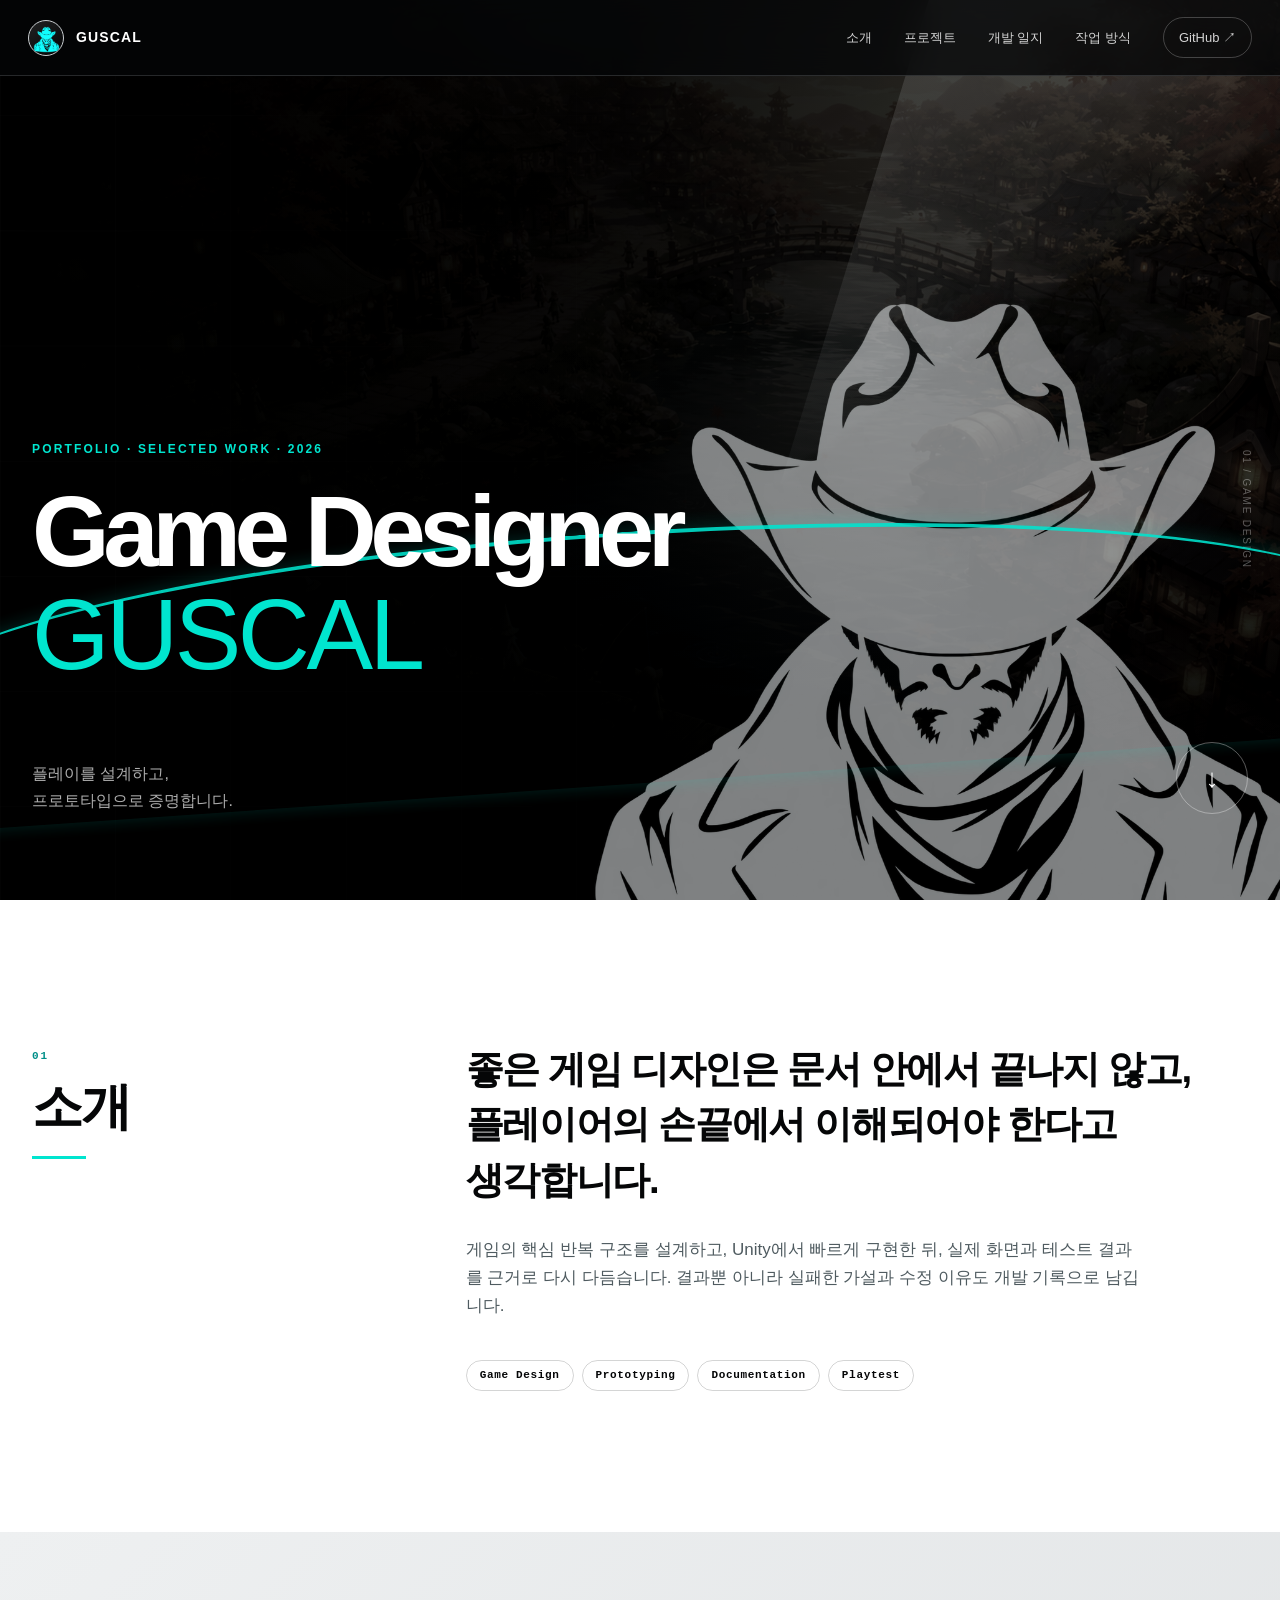
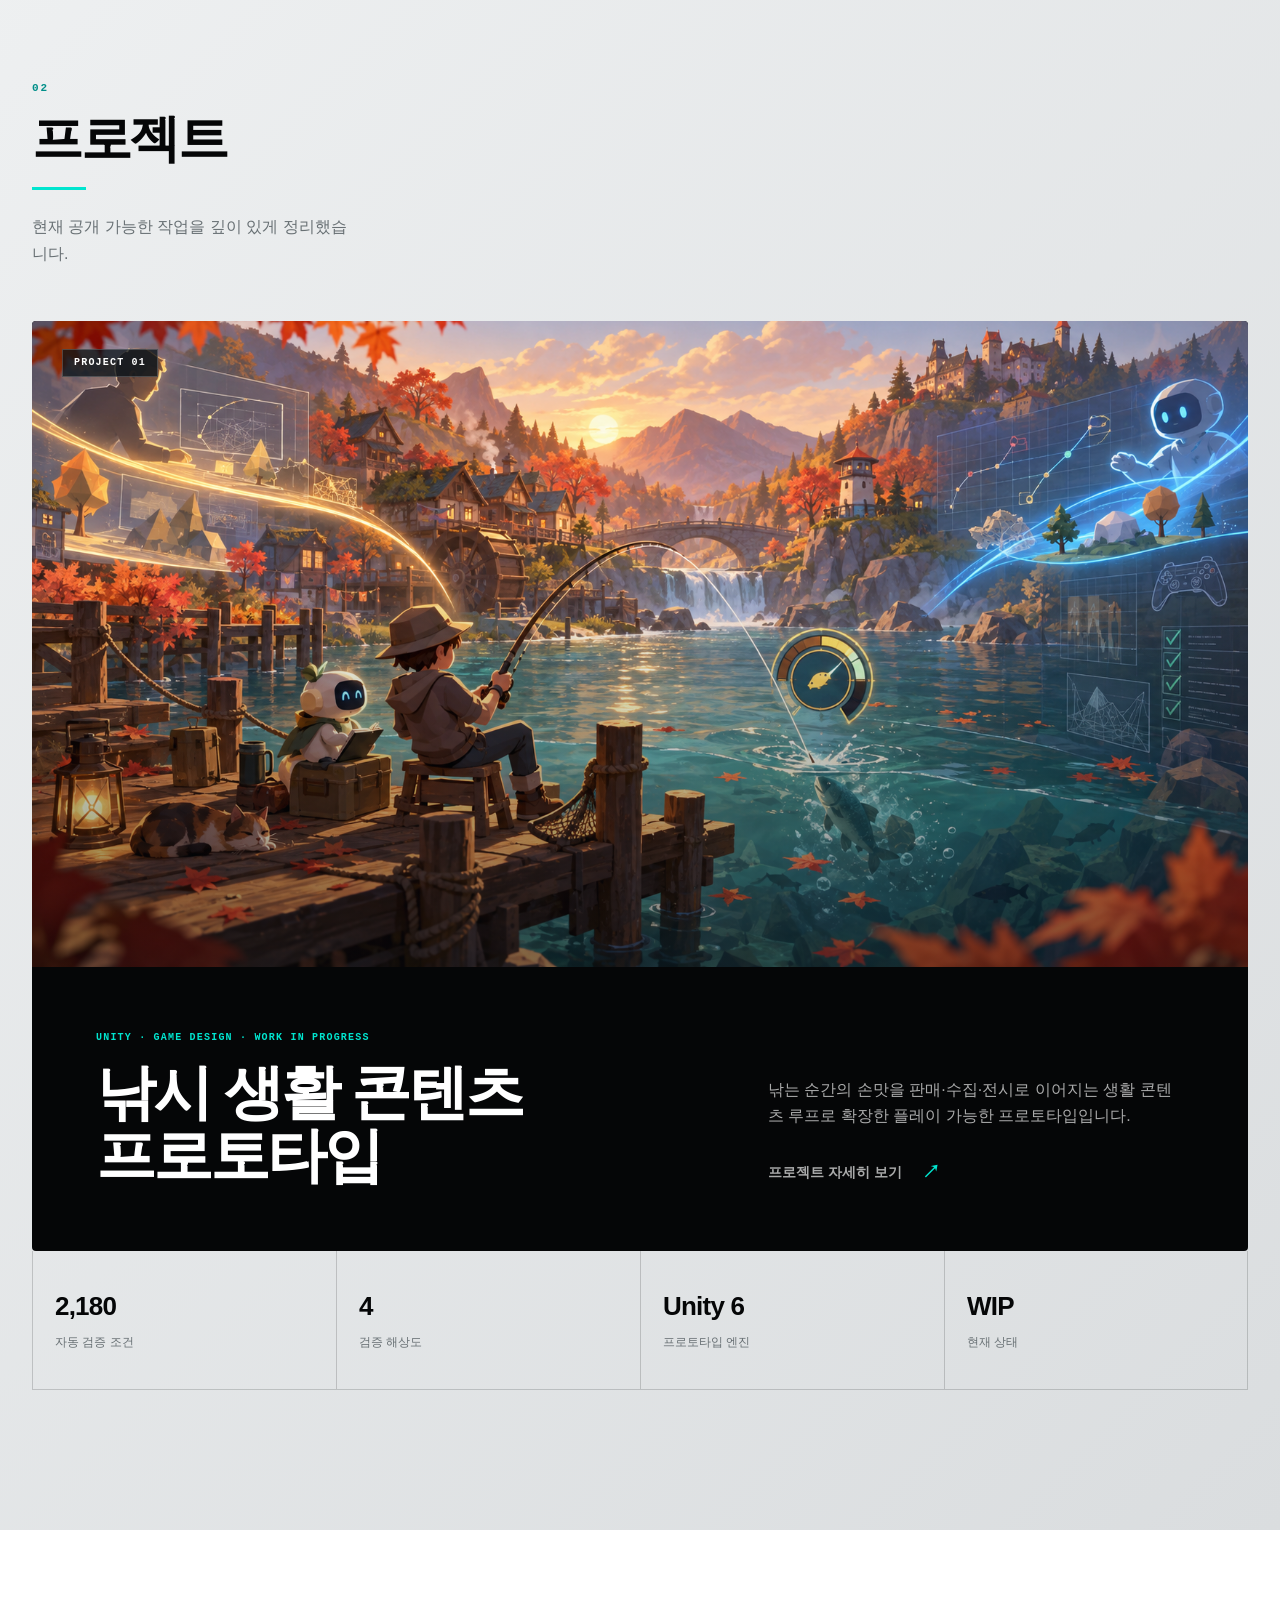
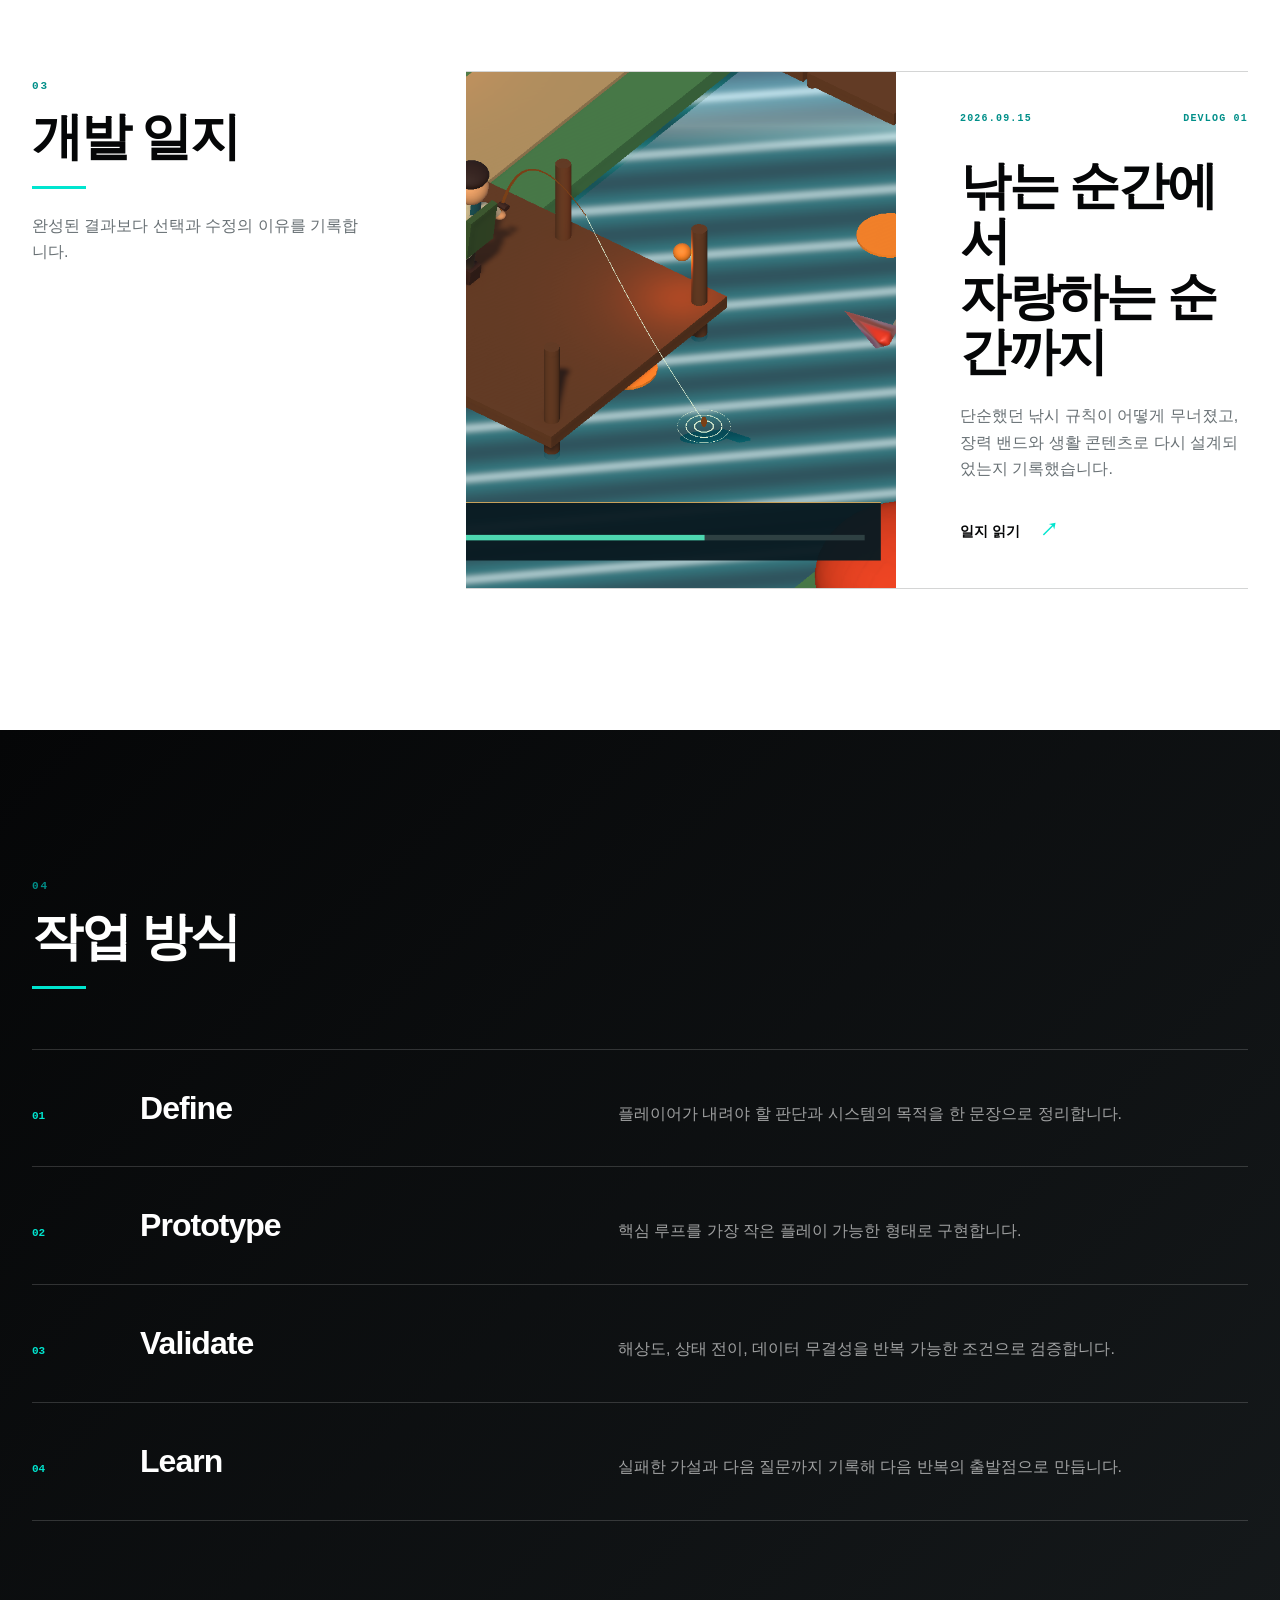
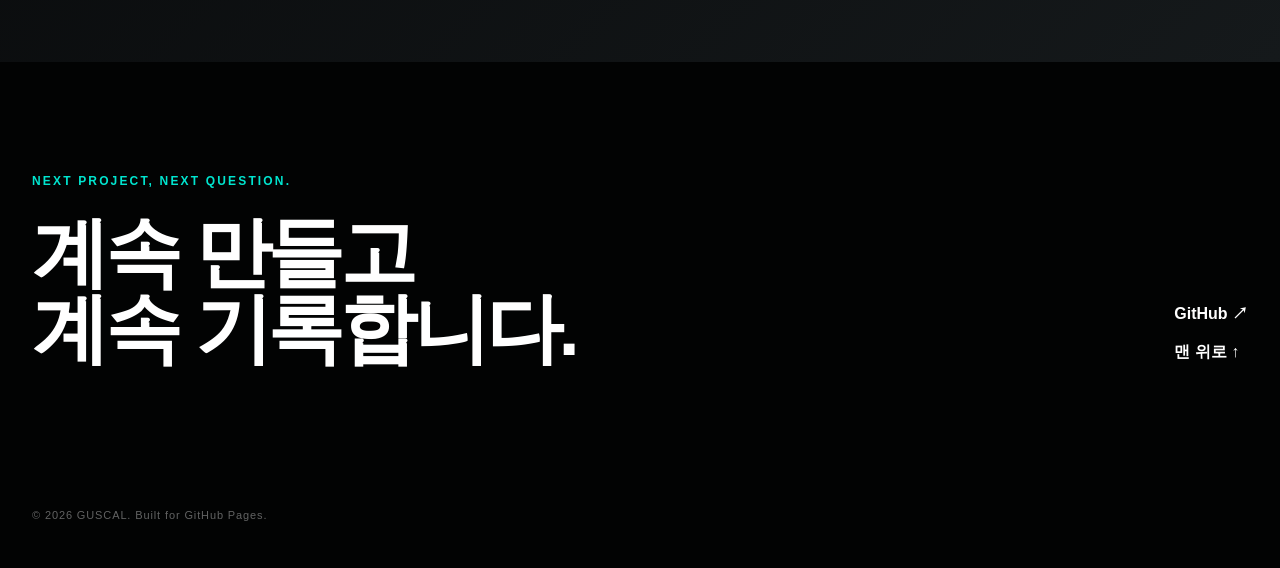
<file: portfolio/index.html>
<!doctype html>
<html lang="ko">
<head>
  <meta charset="utf-8">
  <meta name="viewport" content="width=device-width, initial-scale=1">
  <meta name="description" content="게임 디자인과 프로토타이핑 프로젝트를 기록하는 Guscal의 포트폴리오입니다.">
  <meta name="theme-color" content="#07131b">
  <title>Guscal — Game Design Portfolio</title>
  <link rel="stylesheet" href="./assets/css/styles.css">
  <script src="./assets/js/main.js" defer></script>
</head>
<body>
  <a class="skip-link" href="#main">본문으로 바로가기</a>
  <header class="site-header" data-header>
    <a class="brand" href="#top" aria-label="포트폴리오 홈">
      <span class="brand-mark" aria-hidden="true"><img src="./assets/images/cowboy-pictogram.png" alt=""></span>
      <span>GUSCAL</span>
    </a>
    <button class="menu-toggle" type="button" aria-label="메뉴 열기" aria-expanded="false" data-menu-toggle>
      <span></span><span></span>
    </button>
    <nav class="site-nav" aria-label="주요 메뉴" data-menu>
      <a href="#intro">소개</a>
      <a href="#projects">프로젝트</a>
      <a href="#devlog">개발 일지</a>
      <a href="#process">작업 방식</a>
      <a class="nav-cta" href="https://github.com/Hyun-woo-Kim">GitHub ↗</a>
    </nav>
  </header>

  <main id="main">
    <section class="hero" id="top" aria-labelledby="hero-title">
      <div class="hero-media" aria-hidden="true"></div>
      <div class="hero-grid" aria-hidden="true"></div>
      <div class="hero-silver" aria-hidden="true"></div>
      <div class="hero-flow" aria-hidden="true"></div>
      <img class="hero-pictogram" src="./assets/images/cowboy-pictogram.png" alt="" aria-hidden="true">
      <div class="hero-content wrap">
        <p class="eyebrow reveal">PORTFOLIO · SELECTED WORK · 2026</p>
        <h1 id="hero-title" class="reveal">
          <span class="hero-role">Game Designer</span><br>
          <em>Guscal</em>
        </h1>
        <div class="hero-bottom reveal">
          <p>플레이를 설계하고,<br>프로토타입으로 증명합니다.</p>
          <a class="round-link" href="#projects" aria-label="프로젝트 보기">↓</a>
        </div>
      </div>
      <div class="hero-index" aria-hidden="true">01 / GAME DESIGN</div>
    </section>

    <section class="section intro" id="intro">
      <div class="wrap section-grid">
        <header class="section-heading reveal">
          <span>01</span>
          <h2>소개</h2>
        </header>
        <div class="intro-copy reveal">
          <p class="lead">좋은 게임 디자인은 문서 안에서 끝나지 않고, 플레이어의 손끝에서 이해되어야 한다고 생각합니다.</p>
          <p>게임의 핵심 반복 구조를 설계하고, Unity에서 빠르게 구현한 뒤, 실제 화면과 테스트 결과를 근거로 다시 다듬습니다. 결과뿐 아니라 실패한 가설과 수정 이유도 개발 기록으로 남깁니다.</p>
          <div class="role-row" aria-label="주요 역량">
            <span>Game Design</span>
            <span>Prototyping</span>
            <span>Documentation</span>
            <span>Playtest</span>
          </div>
        </div>
      </div>
    </section>

    <section class="section projects-section" id="projects">
      <div class="wrap">
        <header class="section-heading reveal">
          <span>02</span>
          <h2>프로젝트</h2>
          <p>현재 공개 가능한 작업을 깊이 있게 정리했습니다.</p>
        </header>

        <a class="project-card reveal" href="./projects/fishing-life.html">
          <div class="project-image">
            <img src="./assets/images/project-fishing.png" alt="단풍나루 강가에서 낚시하는 캐릭터와 물고기">
            <span class="project-number">PROJECT 01</span>
          </div>
          <div class="project-body">
            <div>
              <p class="project-kicker">UNITY · GAME DESIGN · WORK IN PROGRESS</p>
              <h3>낚시 생활 콘텐츠<br>프로토타입</h3>
            </div>
            <div class="project-summary">
              <p>낚는 순간의 손맛을 판매·수집·전시로 이어지는 생활 콘텐츠 루프로 확장한 플레이 가능한 프로토타입입니다.</p>
              <span class="text-link">프로젝트 자세히 보기 <b>↗</b></span>
            </div>
          </div>
        </a>

        <div class="project-facts reveal" aria-label="프로젝트 핵심 지표">
          <div><strong>2,180</strong><span>자동 검증 조건</span></div>
          <div><strong>4</strong><span>검증 해상도</span></div>
          <div><strong>Unity 6</strong><span>프로토타입 엔진</span></div>
          <div><strong>WIP</strong><span>현재 상태</span></div>
        </div>
      </div>
    </section>

    <section class="section devlog-section" id="devlog">
      <div class="wrap section-grid">
        <header class="section-heading reveal">
          <span>03</span>
          <h2>개발 일지</h2>
          <p>완성된 결과보다 선택과 수정의 이유를 기록합니다.</p>
        </header>
        <article class="journal-card reveal">
          <a class="journal-image" href="./devlog/fishing-01.html">
            <img src="./assets/images/gameplay-safe.png" alt="낚시 프로토타입의 장력 조절 플레이 화면">
          </a>
          <div class="journal-content">
            <div class="journal-meta"><time datetime="2026-09-15">2026.09.15</time><span>DEVLOG 01</span></div>
            <h3><a href="./devlog/fishing-01.html">낚는 순간에서<br>자랑하는 순간까지</a></h3>
            <p>단순했던 낚시 규칙이 어떻게 무너졌고, 장력 밴드와 생활 콘텐츠로 다시 설계되었는지 기록했습니다.</p>
            <a class="text-link" href="./devlog/fishing-01.html">일지 읽기 <b>↗</b></a>
          </div>
        </article>
      </div>
    </section>

    <section class="section process-section" id="process">
      <div class="wrap">
        <header class="section-heading reveal">
          <span>04</span>
          <h2>작업 방식</h2>
        </header>
        <ol class="process-list">
          <li class="reveal"><span>01</span><h3>Define</h3><p>플레이어가 내려야 할 판단과 시스템의 목적을 한 문장으로 정리합니다.</p></li>
          <li class="reveal"><span>02</span><h3>Prototype</h3><p>핵심 루프를 가장 작은 플레이 가능한 형태로 구현합니다.</p></li>
          <li class="reveal"><span>03</span><h3>Validate</h3><p>해상도, 상태 전이, 데이터 무결성을 반복 가능한 조건으로 검증합니다.</p></li>
          <li class="reveal"><span>04</span><h3>Learn</h3><p>실패한 가설과 다음 질문까지 기록해 다음 반복의 출발점으로 만듭니다.</p></li>
        </ol>
      </div>
    </section>
  </main>

  <footer class="site-footer">
    <div class="wrap footer-grid">
      <div>
        <p class="eyebrow">NEXT PROJECT, NEXT QUESTION.</p>
        <h2>계속 만들고<br>계속 기록합니다.</h2>
      </div>
      <div class="footer-links">
        <a href="https://github.com/Hyun-woo-Kim">GitHub ↗</a>
        <a href="#top">맨 위로 ↑</a>
      </div>
      <small>© <span data-year></span> GUSCAL. Built for GitHub Pages.</small>
    </div>
  </footer>
</body>
</html>
</file>
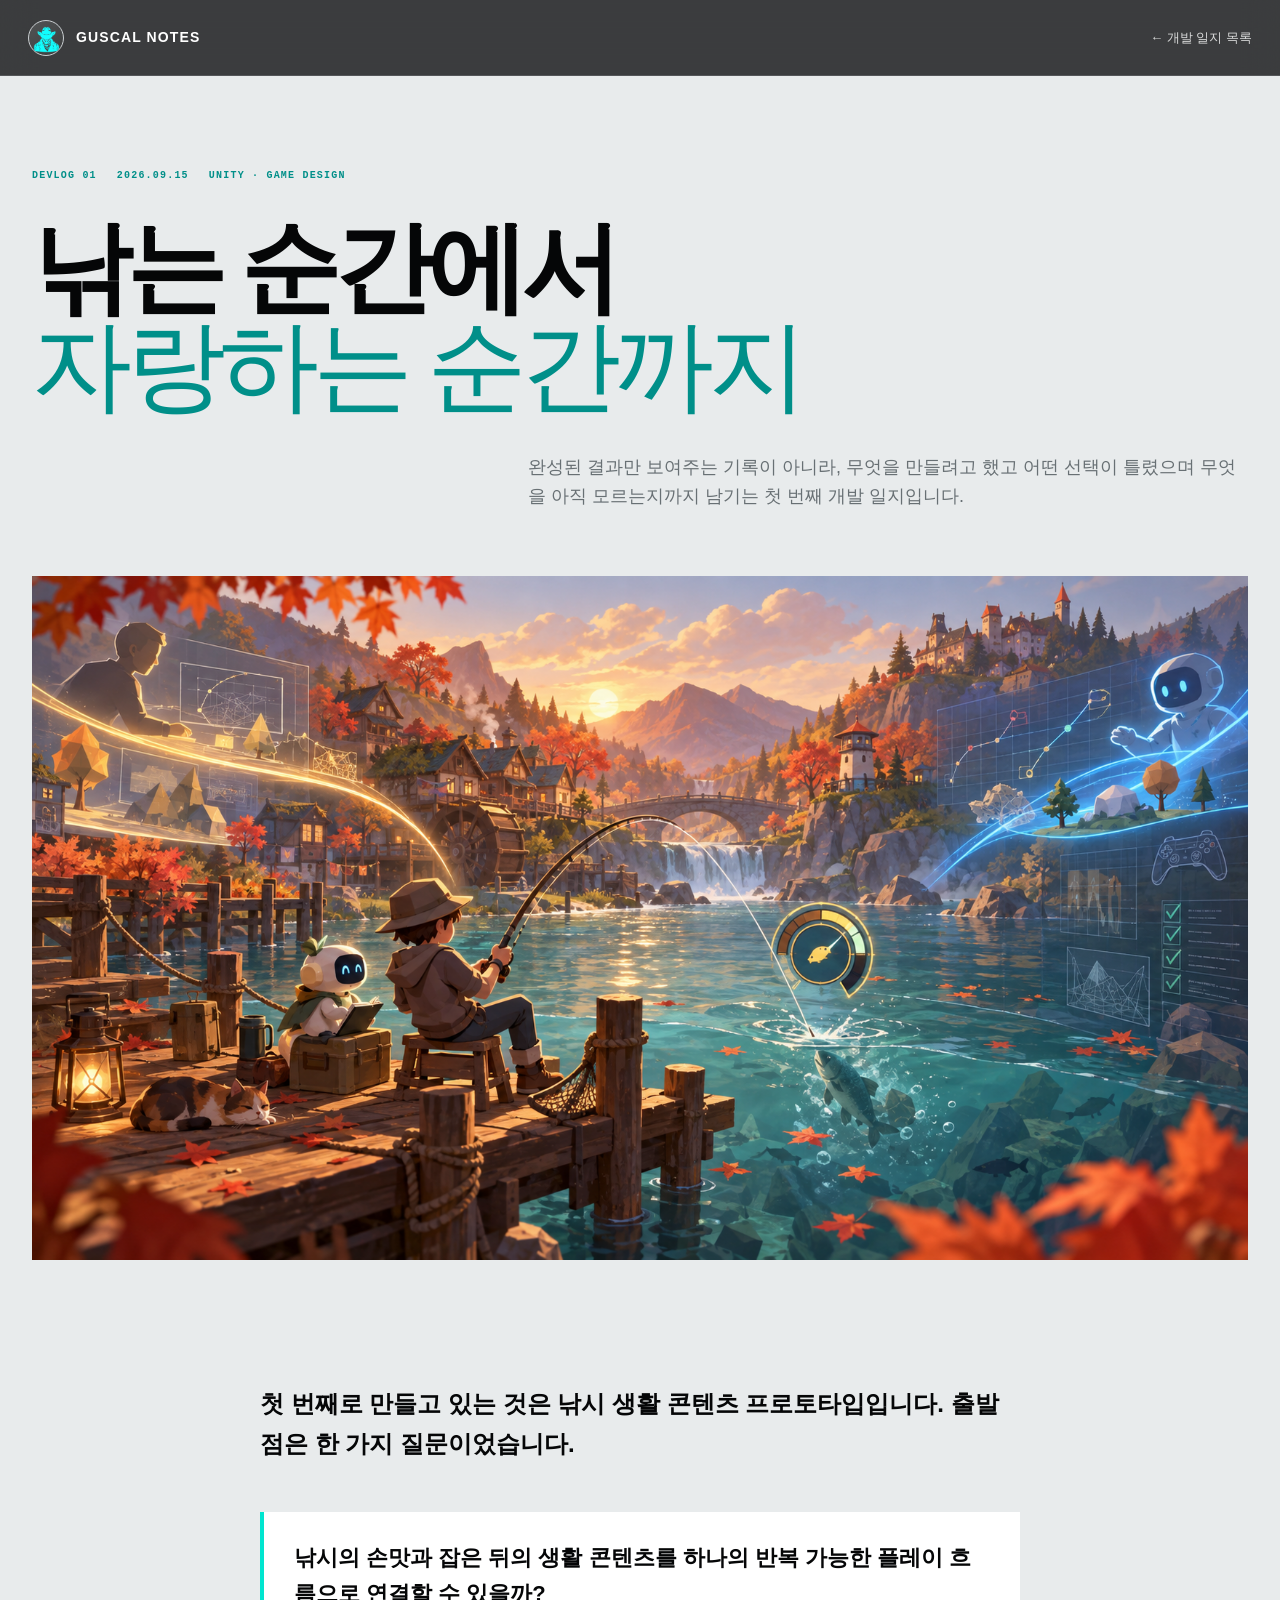
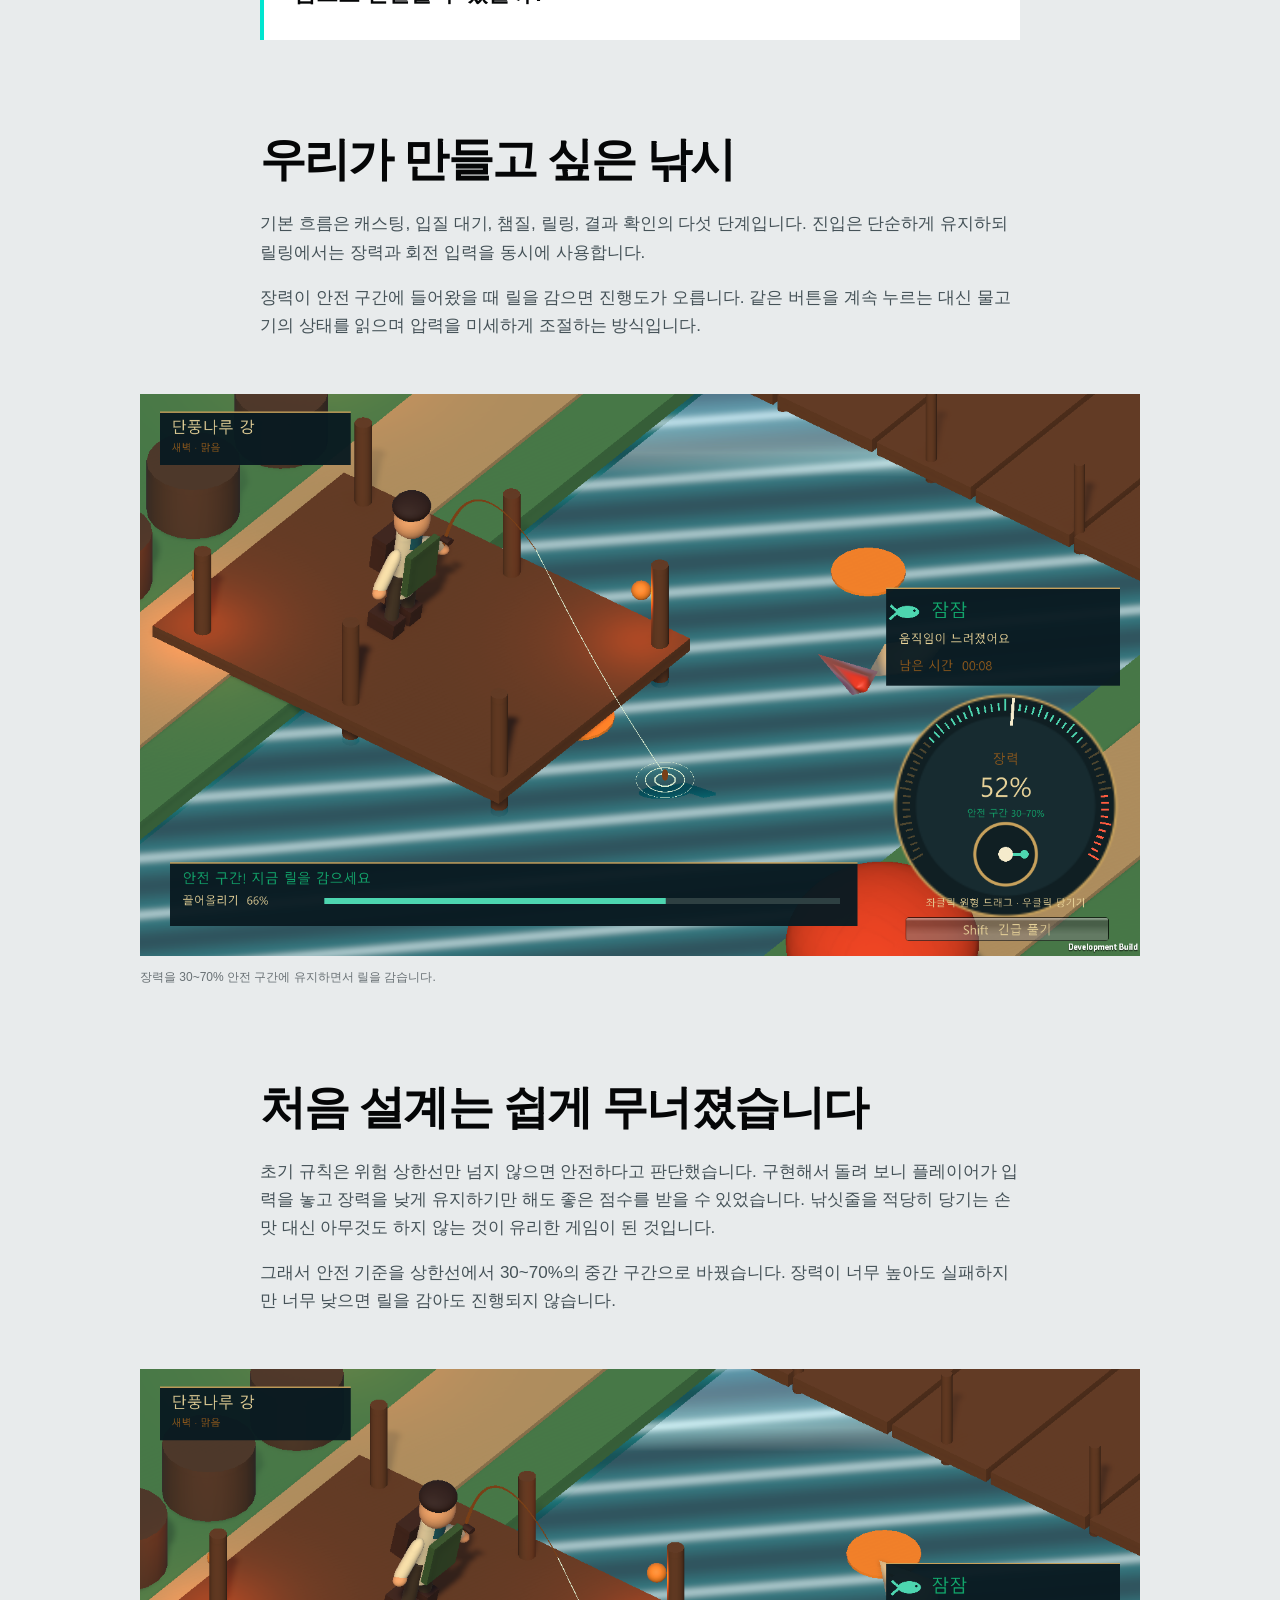
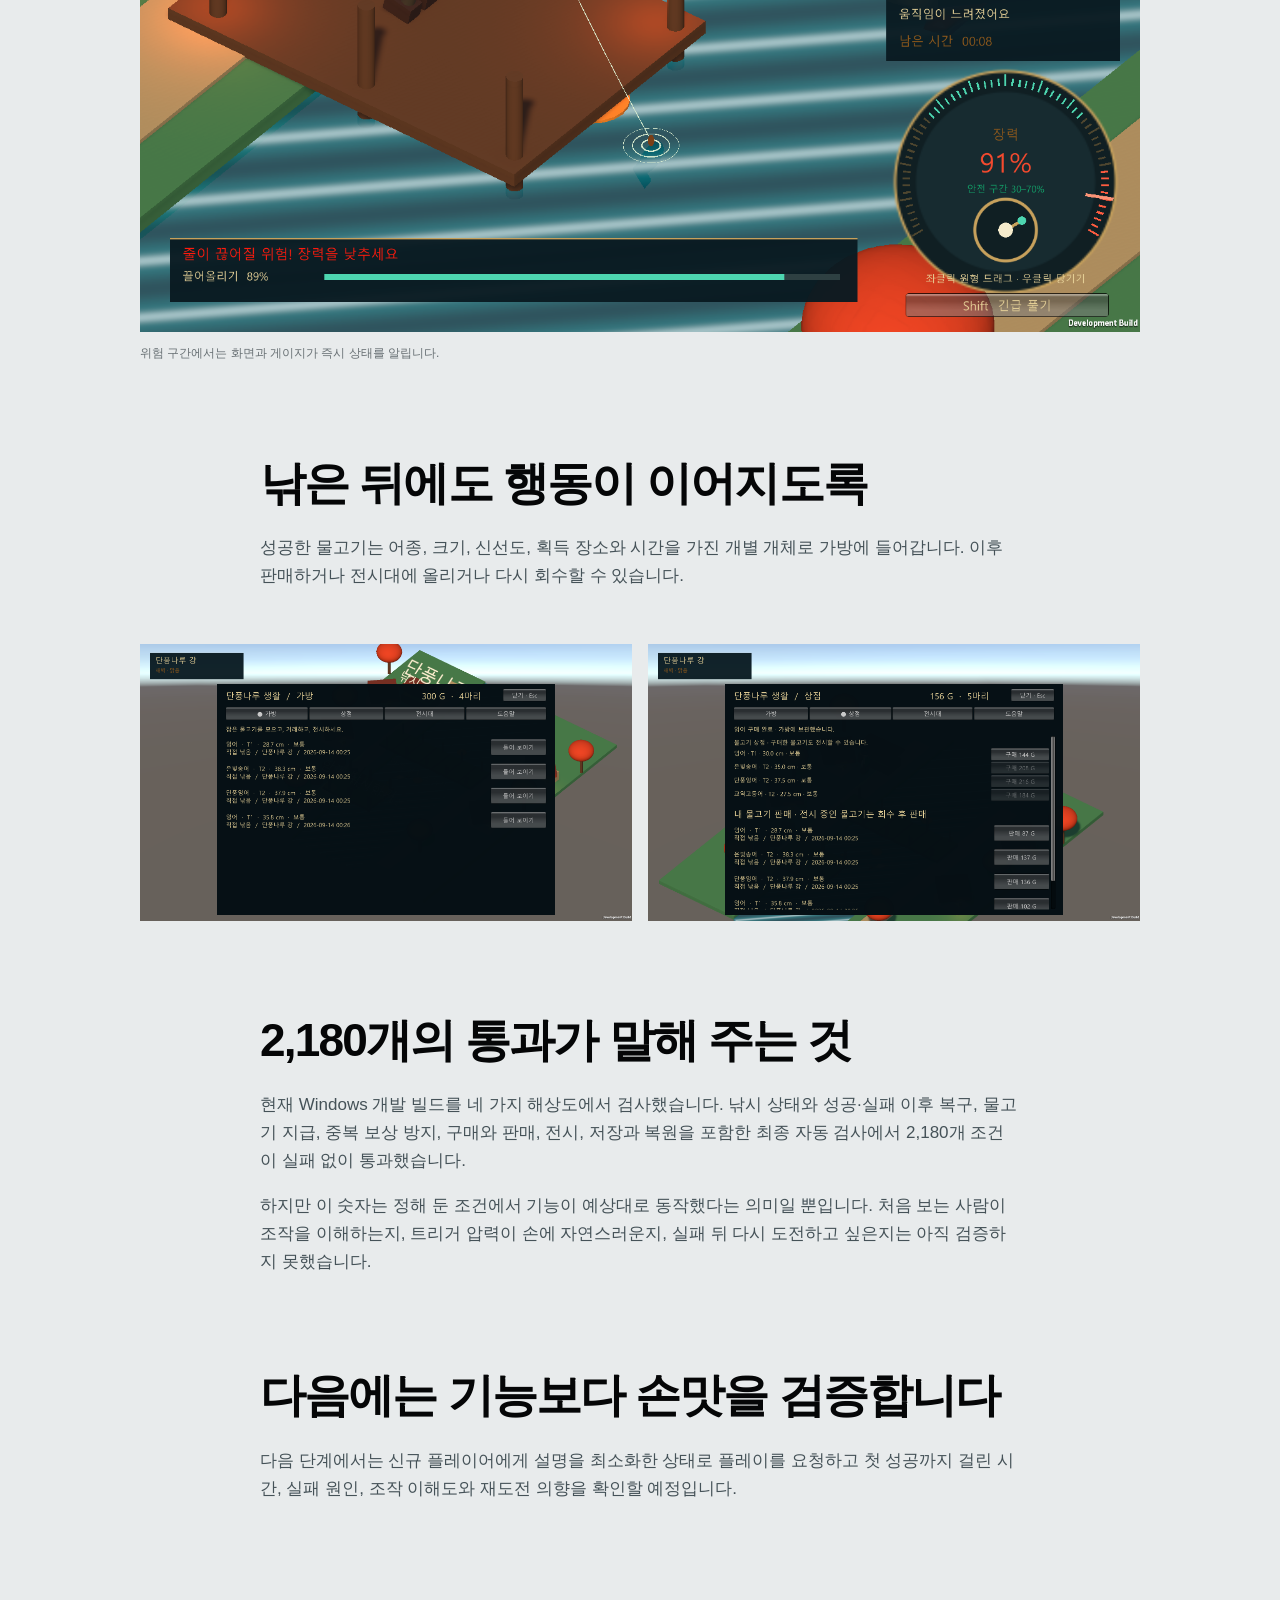
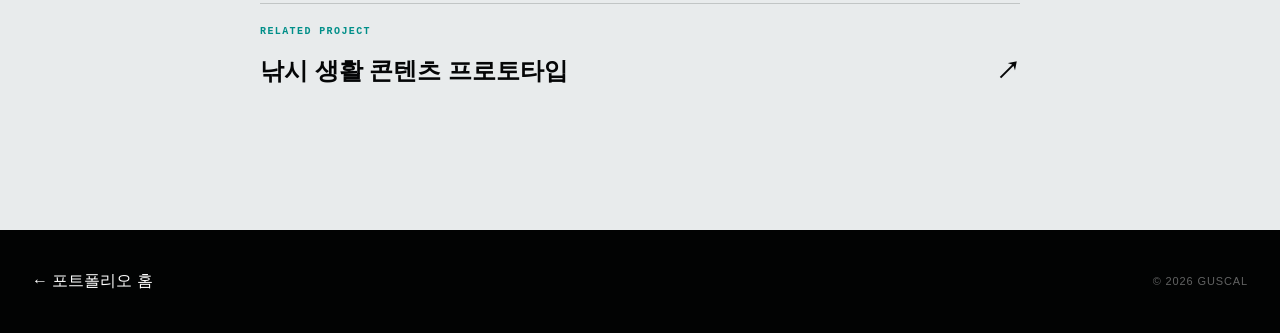
<file: portfolio/devlog/fishing-01.html>
<!doctype html>
<html lang="ko">
<head>
  <meta charset="utf-8">
  <meta name="viewport" content="width=device-width, initial-scale=1">
  <meta name="description" content="낚시 생활 콘텐츠 프로토타입 개발 일지 1편">
  <meta name="theme-color" content="#07131b">
  <title>낚는 순간에서 자랑하는 순간까지 — 개발 일지</title>
  <link rel="stylesheet" href="../assets/css/styles.css">
  <script src="../assets/js/main.js" defer></script>
</head>
<body class="article-page">
  <a class="skip-link" href="#main">본문으로 바로가기</a>
  <header class="site-header article-header" data-header>
    <a class="brand" href="../index.html"><span class="brand-mark" aria-hidden="true"><img src="../assets/images/cowboy-pictogram.png" alt=""></span><span>GUSCAL NOTES</span></a>
    <a class="back-link" href="../index.html#devlog">← 개발 일지 목록</a>
  </header>

  <main id="main">
    <article>
      <header class="article-hero wrap">
        <div class="article-meta"><span>DEVLOG 01</span><time datetime="2026-09-15">2026.09.15</time><span>UNITY · GAME DESIGN</span></div>
        <h1>낚는 순간에서<br><em>자랑하는 순간까지</em></h1>
        <p class="article-deck">완성된 결과만 보여주는 기록이 아니라, 무엇을 만들려고 했고 어떤 선택이 틀렸으며 무엇을 아직 모르는지까지 남기는 첫 번째 개발 일지입니다.</p>
        <img src="../assets/images/project-fishing.png" alt="낚시 게임 개발 일지 대표 이미지">
      </header>

      <div class="article-body">
        <p class="article-lead">첫 번째로 만들고 있는 것은 낚시 생활 콘텐츠 프로토타입입니다. 출발점은 한 가지 질문이었습니다.</p>
        <blockquote>낚시의 손맛과 잡은 뒤의 생활 콘텐츠를 하나의 반복 가능한 플레이 흐름으로 연결할 수 있을까?</blockquote>

        <h2>우리가 만들고 싶은 낚시</h2>
        <p>기본 흐름은 캐스팅, 입질 대기, 챔질, 릴링, 결과 확인의 다섯 단계입니다. 진입은 단순하게 유지하되 릴링에서는 장력과 회전 입력을 동시에 사용합니다.</p>
        <p>장력이 안전 구간에 들어왔을 때 릴을 감으면 진행도가 오릅니다. 같은 버튼을 계속 누르는 대신 물고기의 상태를 읽으며 압력을 미세하게 조절하는 방식입니다.</p>
        <figure><img src="../assets/images/gameplay-safe.png" alt="장력이 안전 구간에 들어온 릴링 화면"><figcaption>장력을 30~70% 안전 구간에 유지하면서 릴을 감습니다.</figcaption></figure>

        <h2>처음 설계는 쉽게 무너졌습니다</h2>
        <p>초기 규칙은 위험 상한선만 넘지 않으면 안전하다고 판단했습니다. 구현해서 돌려 보니 플레이어가 입력을 놓고 장력을 낮게 유지하기만 해도 좋은 점수를 받을 수 있었습니다. 낚싯줄을 적당히 당기는 손맛 대신 아무것도 하지 않는 것이 유리한 게임이 된 것입니다.</p>
        <p>그래서 안전 기준을 상한선에서 30~70%의 중간 구간으로 바꿨습니다. 장력이 너무 높아도 실패하지만 너무 낮으면 릴을 감아도 진행되지 않습니다.</p>
        <figure><img src="../assets/images/gameplay-danger.png" alt="장력이 위험 범위까지 올라간 릴링 화면"><figcaption>위험 구간에서는 화면과 게이지가 즉시 상태를 알립니다.</figcaption></figure>

        <h2>낚은 뒤에도 행동이 이어지도록</h2>
        <p>성공한 물고기는 어종, 크기, 신선도, 획득 장소와 시간을 가진 개별 개체로 가방에 들어갑니다. 이후 판매하거나 전시대에 올리거나 다시 회수할 수 있습니다.</p>
        <div class="article-gallery">
          <img src="../assets/images/life-inventory.png" alt="물고기 개별 정보가 표시되는 가방">
          <img src="../assets/images/life-shop.png" alt="물고기를 사고파는 상점">
        </div>

        <h2>2,180개의 통과가 말해 주는 것</h2>
        <p>현재 Windows 개발 빌드를 네 가지 해상도에서 검사했습니다. 낚시 상태와 성공·실패 이후 복구, 물고기 지급, 중복 보상 방지, 구매와 판매, 전시, 저장과 복원을 포함한 최종 자동 검사에서 2,180개 조건이 실패 없이 통과했습니다.</p>
        <p>하지만 이 숫자는 정해 둔 조건에서 기능이 예상대로 동작했다는 의미일 뿐입니다. 처음 보는 사람이 조작을 이해하는지, 트리거 압력이 손에 자연스러운지, 실패 뒤 다시 도전하고 싶은지는 아직 검증하지 못했습니다.</p>

        <h2>다음에는 기능보다 손맛을 검증합니다</h2>
        <p>다음 단계에서는 신규 플레이어에게 설명을 최소화한 상태로 플레이를 요청하고 첫 성공까지 걸린 시간, 실패 원인, 조작 이해도와 재도전 의향을 확인할 예정입니다.</p>

        <div class="article-project-link">
          <span>RELATED PROJECT</span>
          <a href="../projects/fishing-life.html">낚시 생활 콘텐츠 프로토타입 <b>↗</b></a>
        </div>
      </div>
    </article>
  </main>

  <footer class="site-footer compact-footer"><div class="wrap"><a href="../index.html">← 포트폴리오 홈</a><small>© <span data-year></span> GUSCAL</small></div></footer>
</body>
</html>
</file>
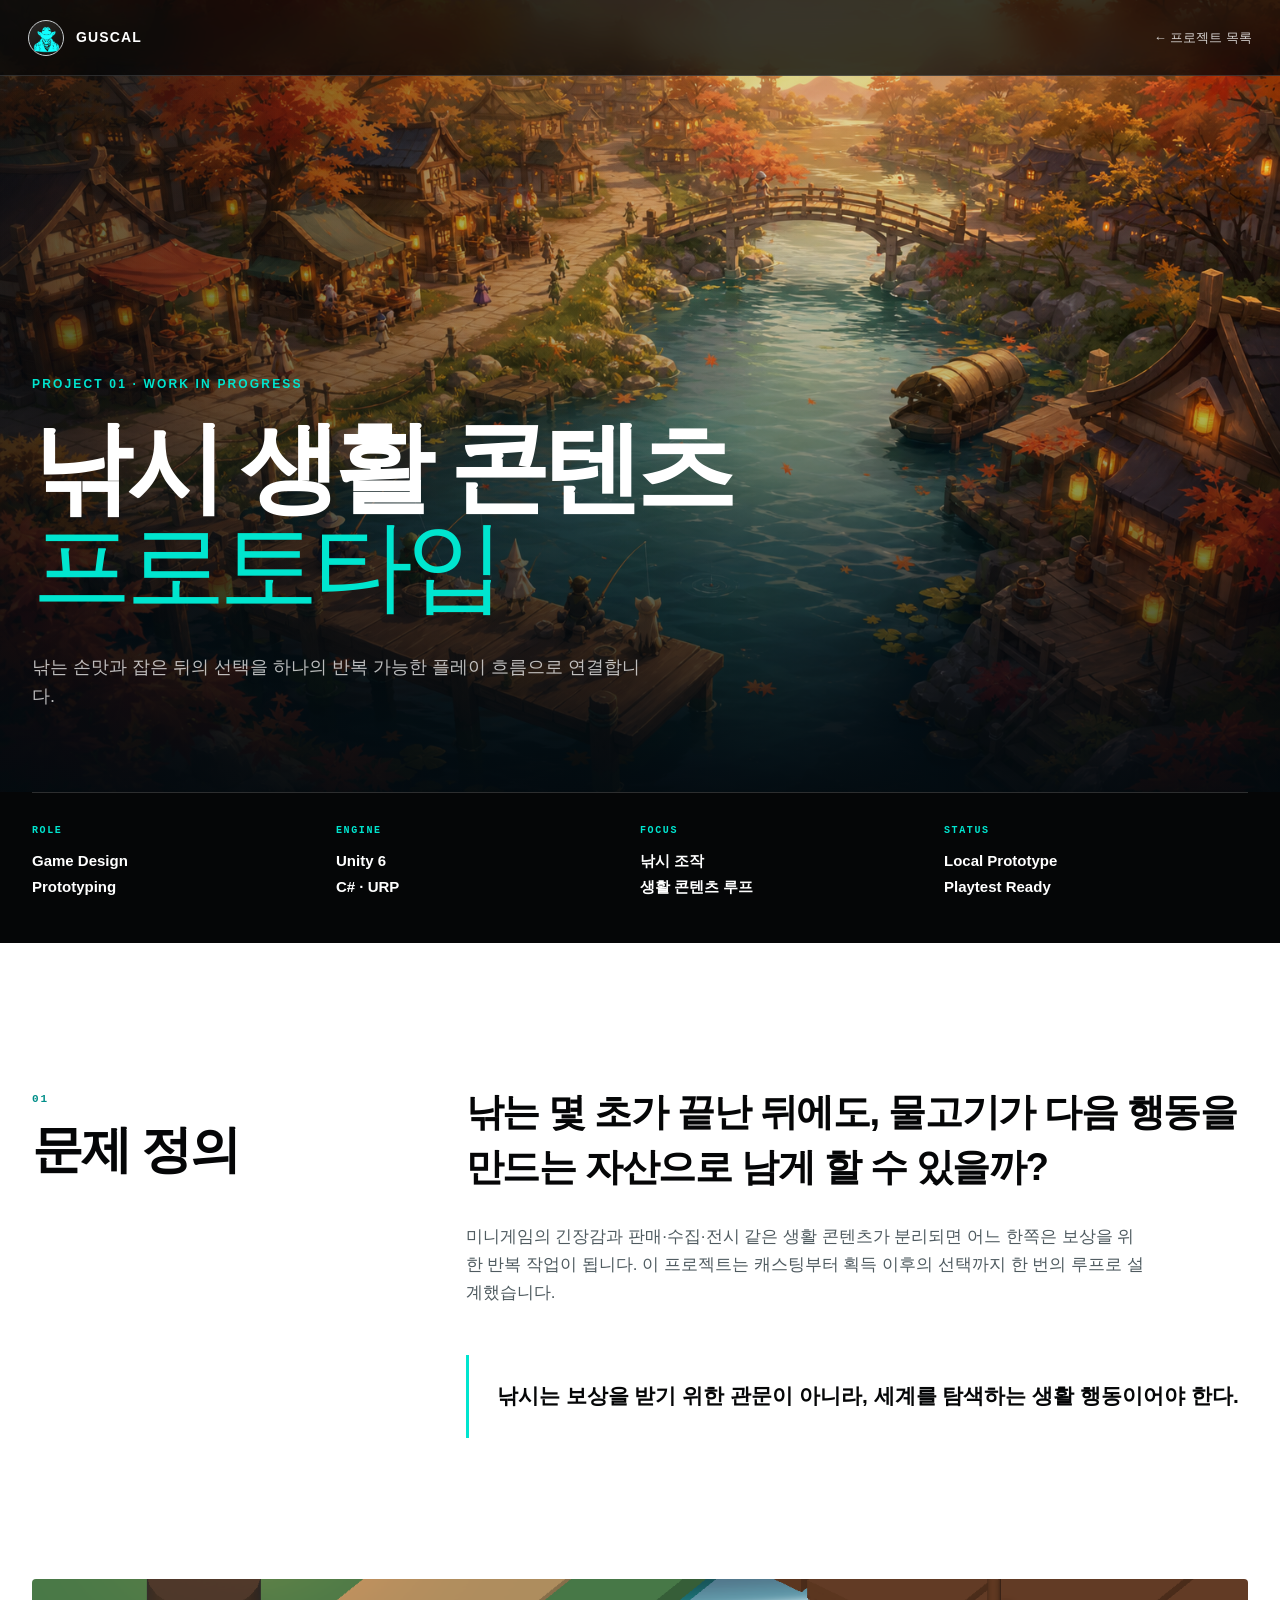
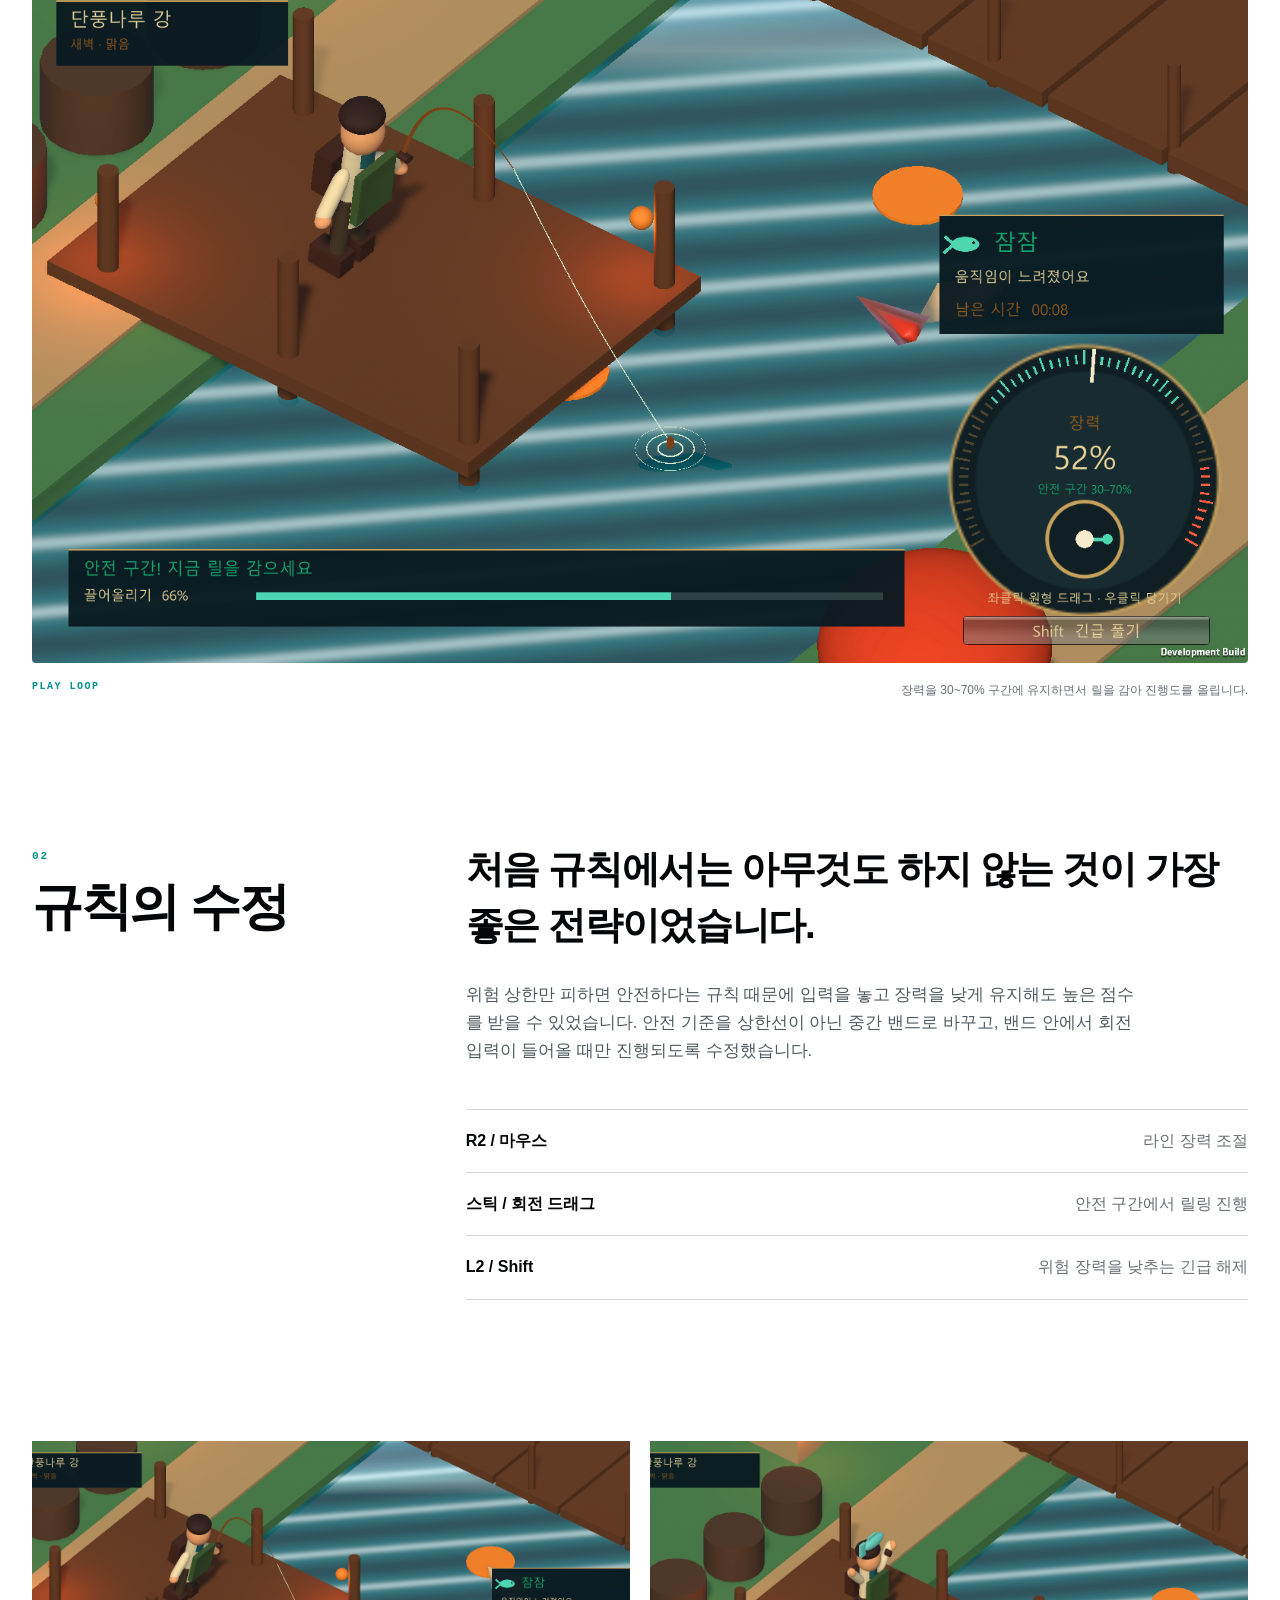
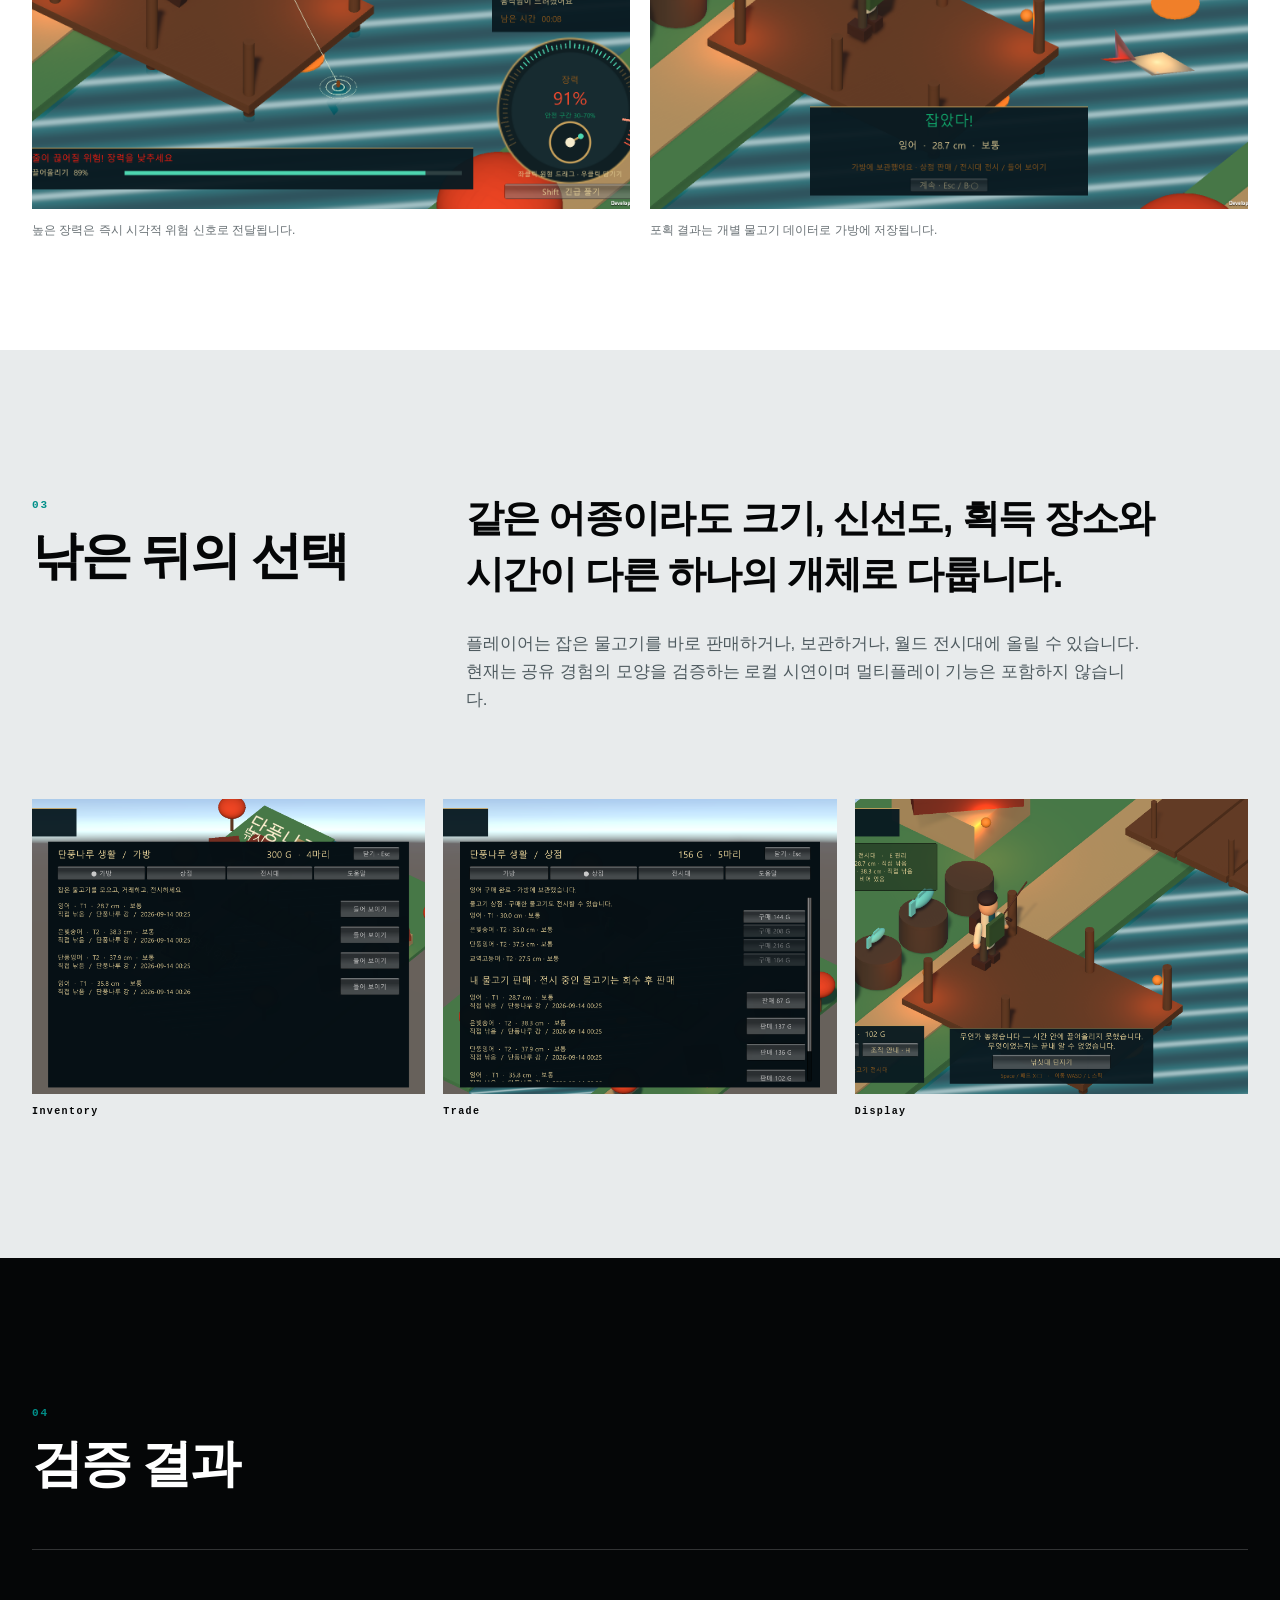
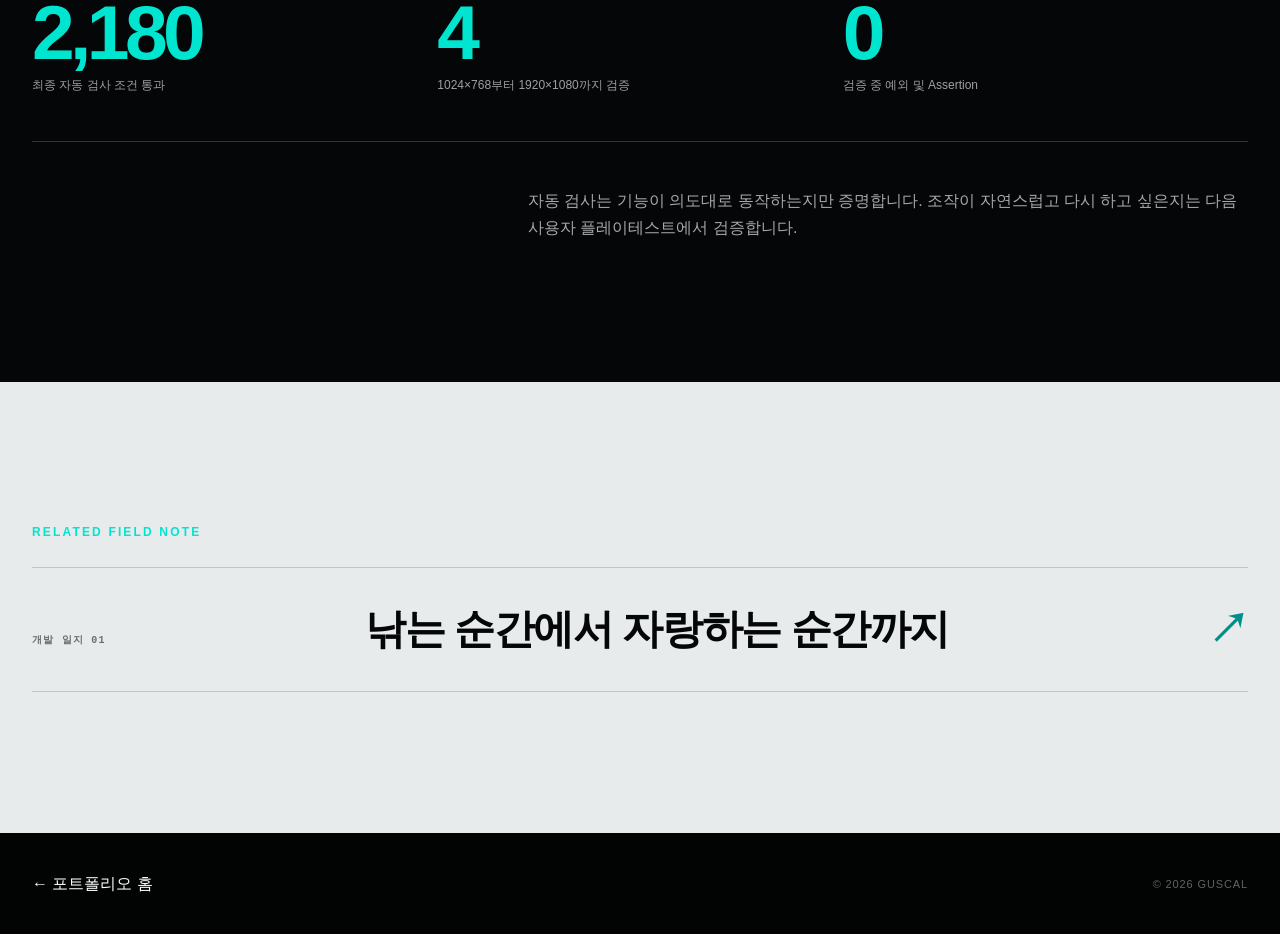
<file: portfolio/projects/fishing-life.html>
<!doctype html>
<html lang="ko">
<head>
  <meta charset="utf-8">
  <meta name="viewport" content="width=device-width, initial-scale=1">
  <meta name="description" content="낚시 생활 콘텐츠 프로토타입 프로젝트 상세 기록">
  <meta name="theme-color" content="#07131b">
  <title>낚시 생활 콘텐츠 — Guscal 포트폴리오</title>
  <link rel="stylesheet" href="../assets/css/styles.css">
  <script src="../assets/js/main.js" defer></script>
</head>
<body class="detail-page">
  <a class="skip-link" href="#main">본문으로 바로가기</a>
  <header class="site-header dark-header" data-header>
    <a class="brand" href="../index.html"><span class="brand-mark" aria-hidden="true"><img src="../assets/images/cowboy-pictogram.png" alt=""></span><span>GUSCAL</span></a>
    <a class="back-link" href="../index.html#projects">← 프로젝트 목록</a>
  </header>

  <main id="main">
    <section class="detail-hero">
      <img src="../assets/images/hero-fishing.png" alt="단풍이 물든 강가의 낚시터 콘셉트 아트">
      <div class="detail-overlay"></div>
      <div class="wrap detail-title">
        <p class="eyebrow">PROJECT 01 · WORK IN PROGRESS</p>
        <h1>낚시 생활 콘텐츠<br><em>프로토타입</em></h1>
        <p>낚는 손맛과 잡은 뒤의 선택을 하나의 반복 가능한 플레이 흐름으로 연결합니다.</p>
      </div>
    </section>

    <section class="detail-meta section">
      <div class="wrap meta-grid">
        <div><span>ROLE</span><strong>Game Design<br>Prototyping</strong></div>
        <div><span>ENGINE</span><strong>Unity 6<br>C# · URP</strong></div>
        <div><span>FOCUS</span><strong>낚시 조작<br>생활 콘텐츠 루프</strong></div>
        <div><span>STATUS</span><strong>Local Prototype<br>Playtest Ready</strong></div>
      </div>
    </section>

    <section class="case-section section">
      <div class="wrap case-grid">
        <div class="case-label reveal"><span>01</span><h2>문제 정의</h2></div>
        <div class="case-copy reveal">
          <p class="lead">낚는 몇 초가 끝난 뒤에도, 물고기가 다음 행동을 만드는 자산으로 남게 할 수 있을까?</p>
          <p>미니게임의 긴장감과 판매·수집·전시 같은 생활 콘텐츠가 분리되면 어느 한쪽은 보상을 위한 반복 작업이 됩니다. 이 프로젝트는 캐스팅부터 획득 이후의 선택까지 한 번의 루프로 설계했습니다.</p>
          <blockquote>낚시는 보상을 받기 위한 관문이 아니라, 세계를 탐색하는 생활 행동이어야 한다.</blockquote>
        </div>
      </div>
    </section>

    <section class="wide-media section reveal">
      <img src="../assets/images/gameplay-safe.png" alt="안전 장력 구간에서 릴을 감는 실제 플레이 화면">
      <p class="media-caption"><span>PLAY LOOP</span> 장력을 30~70% 구간에 유지하면서 릴을 감아 진행도를 올립니다.</p>
    </section>

    <section class="case-section section">
      <div class="wrap case-grid">
        <div class="case-label reveal"><span>02</span><h2>규칙의 수정</h2></div>
        <div class="case-copy reveal">
          <p class="lead">처음 규칙에서는 아무것도 하지 않는 것이 가장 좋은 전략이었습니다.</p>
          <p>위험 상한만 피하면 안전하다는 규칙 때문에 입력을 놓고 장력을 낮게 유지해도 높은 점수를 받을 수 있었습니다. 안전 기준을 상한선이 아닌 중간 밴드로 바꾸고, 밴드 안에서 회전 입력이 들어올 때만 진행되도록 수정했습니다.</p>
          <ul class="case-list">
            <li><b>R2 / 마우스</b><span>라인 장력 조절</span></li>
            <li><b>스틱 / 회전 드래그</b><span>안전 구간에서 릴링 진행</span></li>
            <li><b>L2 / Shift</b><span>위험 장력을 낮추는 긴급 해제</span></li>
          </ul>
        </div>
      </div>
    </section>

    <section class="media-pair wrap section">
      <figure class="reveal"><img src="../assets/images/gameplay-danger.png" alt="장력이 위험 구간에 진입한 플레이 화면"><figcaption>높은 장력은 즉시 시각적 위험 신호로 전달됩니다.</figcaption></figure>
      <figure class="reveal"><img src="../assets/images/gameplay-success.png" alt="물고기 포획 성공 결과 화면"><figcaption>포획 결과는 개별 물고기 데이터로 가방에 저장됩니다.</figcaption></figure>
    </section>

    <section class="case-section section soft-section">
      <div class="wrap case-grid">
        <div class="case-label reveal"><span>03</span><h2>낚은 뒤의 선택</h2></div>
        <div class="case-copy reveal">
          <p class="lead">같은 어종이라도 크기, 신선도, 획득 장소와 시간이 다른 하나의 개체로 다룹니다.</p>
          <p>플레이어는 잡은 물고기를 바로 판매하거나, 보관하거나, 월드 전시대에 올릴 수 있습니다. 현재는 공유 경험의 모양을 검증하는 로컬 시연이며 멀티플레이 기능은 포함하지 않습니다.</p>
        </div>
      </div>
      <div class="wrap gallery-three">
        <figure class="reveal"><img src="../assets/images/life-inventory.png" alt="물고기 가방 화면"><figcaption>Inventory</figcaption></figure>
        <figure class="reveal"><img src="../assets/images/life-shop.png" alt="물고기 상점 화면"><figcaption>Trade</figcaption></figure>
        <figure class="reveal"><img src="../assets/images/life-display-world.png" alt="물고기 월드 전시대"><figcaption>Display</figcaption></figure>
      </div>
    </section>

    <section class="results section">
      <div class="wrap">
        <div class="case-label reveal"><span>04</span><h2>검증 결과</h2></div>
        <div class="result-grid">
          <div class="reveal"><strong>2,180</strong><span>최종 자동 검사 조건 통과</span></div>
          <div class="reveal"><strong>4</strong><span>1024×768부터 1920×1080까지 검증</span></div>
          <div class="reveal"><strong>0</strong><span>검증 중 예외 및 Assertion</span></div>
        </div>
        <p class="result-note reveal">자동 검사는 기능이 의도대로 동작하는지만 증명합니다. 조작이 자연스럽고 다시 하고 싶은지는 다음 사용자 플레이테스트에서 검증합니다.</p>
      </div>
    </section>

    <section class="next-link section">
      <div class="wrap">
        <p class="eyebrow">RELATED FIELD NOTE</p>
        <a href="../devlog/fishing-01.html"><span>개발 일지 01</span>낚는 순간에서 자랑하는 순간까지 <b>↗</b></a>
      </div>
    </section>
  </main>

  <footer class="site-footer compact-footer"><div class="wrap"><a href="../index.html">← 포트폴리오 홈</a><small>© <span data-year></span> GUSCAL</small></div></footer>
</body>
</html>
</file>
<file: portfolio/assets/css/styles.css>
:root {
  --ink: #050607;
  --ink-2: #111416;
  --paper: #e8ebec;
  --white: #f7f8f8;
  --silver: #c8cdd0;
  --muted: #687074;
  --line: rgba(5, 6, 7, .17);
  --aqua: #00e5cf;
  --aqua-dark: #008f89;
  --max: 1280px;
  --header: 76px;
}

* { box-sizing: border-box; }
html { scroll-behavior: smooth; }
body { margin: 0; color: var(--ink); background: var(--paper); font-family: Pretendard, "Noto Sans KR", "Segoe UI", Arial, sans-serif; line-height: 1.65; }
img { display: block; max-width: 100%; }
a { color: inherit; text-decoration: none; }
button { font: inherit; }
::selection { background: var(--aqua); color: var(--ink); }
.wrap { width: min(calc(100% - 64px), var(--max)); margin-inline: auto; }
.skip-link { position: fixed; top: 8px; left: 8px; z-index: 999; padding: 10px 14px; background: var(--aqua); transform: translateY(-150%); }
.skip-link:focus { transform: none; }

.site-header { position: fixed; inset: 0 0 auto; z-index: 50; height: var(--header); padding: 0 max(28px, calc((100vw - var(--max))/2)); display: flex; align-items: center; justify-content: space-between; color: #fff; background: rgba(5, 6, 7, .76); border-bottom: 1px solid rgba(200,205,208,.18); backdrop-filter: blur(16px); transition: height .25s, background .25s; }
.site-header.scrolled { height: 64px; background: rgba(5, 6, 7, .96); }
.brand { display: flex; align-items: center; gap: 12px; font-weight: 800; font-size: 14px; letter-spacing: .08em; }
.brand-mark { width: 36px; aspect-ratio: 1; display: grid; place-items: center; overflow: hidden; border: 1px solid var(--silver); background: linear-gradient(145deg, rgba(255,255,255,.12), transparent); border-radius: 50%; }
.brand-mark img { width: 27px; height: 27px; object-fit: contain; filter: invert(81%) sepia(88%) saturate(865%) hue-rotate(119deg) brightness(101%) contrast(102%); transform: translateY(2px); }
.site-nav { display: flex; align-items: center; gap: 32px; font-size: 13px; }
.site-nav a { position: relative; opacity: .82; }
.site-nav a:not(.nav-cta)::after { content: ""; position: absolute; left: 0; right: 100%; bottom: -6px; height: 1px; background: var(--aqua); transition: right .25s; }
.site-nav a:hover { opacity: 1; }
.site-nav a:hover::after { right: 0; }
.nav-cta { padding: 9px 15px; border: 1px solid rgba(255,255,255,.28); border-radius: 100px; }
.menu-toggle { display: none; width: 42px; height: 42px; padding: 12px; border: 0; background: transparent; }
.menu-toggle span { display: block; height: 1px; margin: 6px 0; background: #fff; }
.back-link { font-size: 13px; opacity: .8; }

.hero { position: relative; min-height: 100svh; display: flex; align-items: end; overflow: hidden; color: #fff; background: var(--ink); }
.hero-media { position: absolute; inset: 0; background: linear-gradient(90deg, rgba(5,6,7,.99) 0%, rgba(5,6,7,.93) 48%, rgba(5,6,7,.72) 100%), linear-gradient(0deg, rgba(5,6,7,.96), transparent 70%), url("../images/hero-fishing.png") center/cover; filter: grayscale(.72) contrast(1.08); transform: scale(1.025); }
.hero-grid { position: absolute; inset: 0; opacity: .1; background-image: linear-gradient(rgba(255,255,255,.12) 1px, transparent 1px), linear-gradient(90deg, rgba(255,255,255,.12) 1px, transparent 1px); background-size: 9vw 9vw; mask-image: linear-gradient(to right, #000, transparent 76%); }
.hero-silver { position: absolute; z-index: 1; inset: 0 0 0 auto; width: 49%; background: linear-gradient(145deg, rgba(246,248,248,.28), rgba(142,151,155,.08) 42%, transparent 43%); clip-path: polygon(44% 0, 100% 0, 100% 100%, 0 100%); opacity: .72; }
.hero-flow { position: absolute; z-index: 2; left: -8%; bottom: 13%; width: 116%; height: 28%; border-top: 4px solid var(--aqua); border-radius: 50% 55% 0 0; transform: rotate(-4deg); box-shadow: 0 -1px 18px rgba(0,229,207,.2); opacity: .88; pointer-events: none; }
.hero-pictogram { position: absolute; z-index: 1; right: clamp(-120px, -5vw, -30px); bottom: clamp(-170px, -12vw, -70px); width: clamp(520px, 61vw, 930px); max-width: none; opacity: .58; filter: invert(94%) sepia(5%) saturate(126%) hue-rotate(151deg) brightness(96%) contrast(90%); mix-blend-mode: screen; pointer-events: none; }
.hero-content { position: relative; z-index: 2; padding-block: 180px 86px; }
.eyebrow { margin: 0 0 24px; color: var(--aqua); font-size: 12px; font-weight: 800; letter-spacing: .18em; }
.hero h1, .detail-title h1, .article-hero h1 { margin: 0; font-size: clamp(48px, 7.8vw, 118px); line-height: .98; letter-spacing: -.065em; font-weight: 760; word-break: keep-all; }
.hero h1 em, .detail-title h1 em, .article-hero h1 em { color: var(--aqua); font-style: normal; font-weight: 300; }
.hero h1 .hero-role { font-weight: 760; }
.hero h1 em { display: inline-block; margin-top: .05em; letter-spacing: -.035em; text-transform: uppercase; }
.hero-bottom { margin-top: 58px; display: flex; align-items: end; justify-content: space-between; }
.hero-bottom p { margin: 0; color: rgba(255,255,255,.68); font-size: 16px; }
.round-link { width: 72px; height: 72px; display: grid; place-items: center; border: 1px solid rgba(255,255,255,.35); border-radius: 50%; font-size: 26px; transition: background .2s, color .2s, transform .2s; }
.round-link:hover { background: var(--aqua); color: var(--ink); transform: translateY(4px); }
.hero-index { position: absolute; right: 26px; top: 50%; writing-mode: vertical-rl; color: rgba(255,255,255,.34); font-size: 10px; letter-spacing: .18em; }

.section { padding-block: clamp(84px, 11vw, 156px); }
.section-grid, .case-grid { display: grid; grid-template-columns: minmax(220px, .72fr) minmax(0, 1.7fr); gap: clamp(48px, 8vw, 132px); }
.section-heading span, .case-label span { display: inline-block; margin-bottom: 18px; color: var(--aqua-dark); font: 800 11px/1 monospace; letter-spacing: .18em; }
.section-heading h2, .case-label h2 { margin: 0; font-size: clamp(34px, 4vw, 56px); line-height: 1.05; letter-spacing: -.045em; }
.section-heading h2::after { content: ""; display: block; width: 54px; height: 3px; margin-top: 22px; background: var(--aqua); }
.section-heading p { max-width: 330px; margin: 24px 0 0; color: var(--muted); }
.intro { background: #fff; }
.intro-copy { max-width: 790px; }
.lead, .case-copy .lead { margin: 0 0 28px; font-size: clamp(25px, 3vw, 42px); line-height: 1.45; letter-spacing: -.035em; font-weight: 660; word-break: keep-all; }
.intro-copy > p:not(.lead), .case-copy > p:not(.lead) { max-width: 680px; color: #4f5b60; font-size: 17px; }
.role-row { display: flex; flex-wrap: wrap; gap: 8px; margin-top: 40px; }
.role-row span { padding: 9px 13px; border: 1px solid var(--line); border-radius: 100px; font: 700 11px/1 monospace; letter-spacing: .06em; }

.projects-section { background: linear-gradient(135deg, #eef0f1 0%, #dadddf 100%); }
.projects-section .section-heading { margin-bottom: 54px; }
.project-card { display: block; overflow: hidden; color: #fff; background: var(--ink); border-radius: 4px; }
.project-image { position: relative; aspect-ratio: 16 / 8.5; overflow: hidden; }
.project-image::after { content: ""; position: absolute; inset: 0; background: linear-gradient(0deg, rgba(3,11,16,.5), transparent 60%); }
.project-image img { width: 100%; height: 100%; object-fit: cover; transition: transform .8s cubic-bezier(.2,.75,.25,1); }
.project-card:hover .project-image img { transform: scale(1.025); }
.project-number { position: absolute; z-index: 1; top: 28px; left: 30px; padding: 8px 11px; background: rgba(4,15,21,.72); border: 1px solid rgba(255,255,255,.2); font: 700 10px/1 monospace; letter-spacing: .12em; }
.project-body { display: grid; grid-template-columns: 1.2fr .8fr; gap: 48px; padding: clamp(28px, 5vw, 64px); }
.project-kicker { margin: 0 0 18px; color: var(--aqua); font: 700 10px/1.3 monospace; letter-spacing: .12em; }
.project-body h3 { margin: 0; font-size: clamp(34px, 4.7vw, 66px); line-height: 1.04; letter-spacing: -.05em; }
.project-summary { align-self: end; color: rgba(255,255,255,.66); }
.project-summary p { margin: 0 0 28px; }
.text-link { display: inline-flex; gap: 20px; align-items: center; color: inherit; font-size: 14px; font-weight: 800; }
.text-link b { color: var(--aqua); font-size: 18px; transition: transform .2s; }
.text-link:hover b { transform: translate(4px,-4px); }
.project-facts { display: grid; grid-template-columns: repeat(4, 1fr); border-bottom: 1px solid var(--line); }
.project-facts div { padding: 34px 22px; border-left: 1px solid var(--line); }
.project-facts div:last-child { border-right: 1px solid var(--line); }
.project-facts strong { display: block; font-size: 26px; letter-spacing: -.03em; }
.project-facts span { color: var(--muted); font-size: 12px; }

.devlog-section { background: #fff; }
.journal-card { display: grid; grid-template-columns: 1.1fr .9fr; min-width: 0; border-top: 1px solid var(--line); border-bottom: 1px solid var(--line); }
.journal-image { overflow: hidden; min-height: 440px; }
.journal-image img { width: 100%; height: 100%; object-fit: cover; transition: transform .6s; }
.journal-image:hover img { transform: scale(1.02); }
.journal-content { padding: 42px 0 42px clamp(32px, 5vw, 72px); align-self: center; }
.journal-meta { display: flex; justify-content: space-between; gap: 20px; color: var(--aqua-dark); font: 800 10px/1 monospace; letter-spacing: .12em; }
.journal-content h3 { margin: 34px 0 24px; font-size: clamp(34px, 4vw, 58px); line-height: 1.08; letter-spacing: -.045em; }
.journal-content > p { color: var(--muted); }
.journal-content .text-link { margin-top: 18px; }

.process-section { color: #fff; background: linear-gradient(135deg, #050607, #15191b); }
.process-section .section-heading { margin-bottom: 60px; }
.process-list { margin: 0; padding: 0; list-style: none; border-top: 1px solid rgba(255,255,255,.16); }
.process-list li { display: grid; grid-template-columns: 80px 1fr 1.4fr; align-items: baseline; gap: 28px; padding: 32px 0; border-bottom: 1px solid rgba(255,255,255,.16); }
.process-list span { color: var(--aqua); font: 700 11px monospace; }
.process-list h3 { margin: 0; font-size: 32px; letter-spacing: -.03em; }
.process-list p { margin: 0; color: rgba(255,255,255,.6); }

.site-footer { padding-block: 110px 46px; color: #fff; background: #020303; }
.footer-grid { display: grid; grid-template-columns: 1fr auto; gap: 80px; }
.site-footer h2 { margin: 0; font-size: clamp(42px, 6vw, 86px); line-height: .98; letter-spacing: -.055em; }
.footer-links { display: flex; flex-direction: column; justify-content: end; gap: 12px; font-weight: 700; }
.site-footer small { grid-column: 1 / -1; margin-top: 60px; color: rgba(255,255,255,.38); font-size: 11px; letter-spacing: .08em; }

/* Project detail */
.detail-page, .article-page { background: #fff; }
.detail-hero { position: relative; min-height: 88svh; display: flex; align-items: end; overflow: hidden; color: #fff; background: var(--ink); }
.detail-hero > img { position: absolute; inset: 0; width: 100%; height: 100%; object-fit: cover; }
.detail-overlay { position: absolute; inset: 0; background: linear-gradient(0deg, rgba(3,10,15,.94), rgba(3,10,15,.12) 62%), linear-gradient(90deg, rgba(3,10,15,.64), transparent 60%); }
.detail-title { position: relative; padding-block: 170px 80px; }
.detail-title > p:last-child { max-width: 620px; margin: 38px 0 0; color: rgba(255,255,255,.72); font-size: 18px; }
.detail-meta { padding-block: 0; color: #fff; background: var(--ink); }
.meta-grid { display: grid; grid-template-columns: repeat(4, 1fr); border-top: 1px solid rgba(255,255,255,.16); }
.meta-grid div { padding: 32px 24px 42px 0; }
.meta-grid span { display: block; margin-bottom: 12px; color: var(--aqua); font: 700 10px monospace; letter-spacing: .16em; }
.meta-grid strong { font-size: 15px; font-weight: 600; }
.case-section { background: #fff; }
.case-copy blockquote { margin: 48px 0 0; padding: 24px 0 24px 28px; border-left: 3px solid var(--aqua); font-size: 21px; font-weight: 700; }
.wide-media { width: min(calc(100% - 64px), 1440px); margin-inline: auto; padding-block: 0; }
.wide-media img { width: 100%; border-radius: 4px; }
.media-caption { display: flex; justify-content: space-between; gap: 40px; margin: 18px 0 0; color: var(--muted); font-size: 12px; }
.media-caption span { color: var(--aqua-dark); font: 800 10px monospace; letter-spacing: .15em; }
.case-list { margin: 44px 0 0; padding: 0; list-style: none; border-top: 1px solid var(--line); }
.case-list li { display: flex; justify-content: space-between; gap: 24px; padding: 18px 0; border-bottom: 1px solid var(--line); }
.case-list span { color: var(--muted); text-align: right; }
.media-pair { display: grid; grid-template-columns: 1fr 1fr; gap: 20px; padding-block: 0 clamp(84px, 11vw, 156px); }
figure { margin: 0; }
.media-pair img { width: 100%; height: 100%; max-height: 520px; object-fit: cover; }
figcaption { margin-top: 12px; color: var(--muted); font-size: 12px; }
.soft-section { background: var(--paper); }
.gallery-three { display: grid; grid-template-columns: repeat(3,1fr); gap: 18px; margin-top: 68px; }
.gallery-three img { width: 100%; aspect-ratio: 4 / 3; object-fit: cover; }
.gallery-three figcaption { color: var(--ink); font: 800 10px monospace; letter-spacing: .14em; }
.results { color: #fff; background: var(--ink); }
.results .case-label { margin-bottom: 58px; }
.result-grid { display: grid; grid-template-columns: repeat(3, 1fr); border-top: 1px solid rgba(255,255,255,.18); border-bottom: 1px solid rgba(255,255,255,.18); }
.result-grid div { padding: 44px 28px 44px 0; }
.result-grid strong { display: block; color: var(--aqua); font-size: clamp(46px, 6vw, 82px); line-height: 1; letter-spacing: -.06em; }
.result-grid span { color: rgba(255,255,255,.62); font-size: 12px; }
.result-note { max-width: 720px; margin: 46px 0 0 auto; color: rgba(255,255,255,.65); font-size: 16px; }
.next-link { background: var(--paper); }
.next-link a { display: flex; align-items: baseline; justify-content: space-between; gap: 24px; padding: 28px 0; border-top: 1px solid var(--line); border-bottom: 1px solid var(--line); font-size: clamp(22px, 3.2vw, 42px); font-weight: 700; letter-spacing: -.035em; }
.next-link a span { color: var(--muted); font: 700 10px monospace; letter-spacing: .12em; }
.next-link a b { color: var(--aqua-dark); }
.compact-footer { padding-block: 38px; }
.compact-footer .wrap { display: flex; justify-content: space-between; align-items: center; }
.compact-footer small { margin: 0; }

/* Article */
.article-page { background: var(--paper); }
.article-header { position: absolute; }
.article-hero { padding-top: 170px; }
.article-meta { display: flex; gap: 20px; color: var(--aqua-dark); font: 800 10px monospace; letter-spacing: .12em; }
.article-hero h1 { margin-top: 38px; color: var(--ink); }
.article-hero h1 em { color: var(--aqua-dark); }
.article-deck { max-width: 720px; margin: 38px 0 64px auto; color: var(--muted); font-size: 18px; }
.article-hero > img { width: 100%; max-height: 720px; object-fit: cover; }
.article-body { width: min(calc(100% - 48px), 760px); margin: 0 auto; padding-block: 100px 140px; }
.article-body p { color: #455258; font-size: 17px; }
.article-lead { color: var(--ink) !important; font-size: 24px !important; font-weight: 700; }
.article-body h2 { margin: 92px 0 24px; font-size: clamp(30px, 4vw, 46px); line-height: 1.18; letter-spacing: -.04em; }
.article-body blockquote { margin: 48px 0; padding: 28px 30px; color: var(--ink); background: #fff; border-left: 4px solid var(--aqua); font-size: 22px; font-weight: 700; }
.article-body figure { margin: 54px -120px; }
.article-body figure img { width: 100%; }
.article-gallery { display: grid; grid-template-columns: 1fr 1fr; gap: 16px; margin: 54px -120px; }
.article-gallery img { width: 100%; height: 100%; object-fit: cover; }
.article-project-link { margin-top: 100px; padding-top: 22px; border-top: 1px solid var(--line); }
.article-project-link span { display: block; margin-bottom: 14px; color: var(--aqua-dark); font: 800 10px monospace; letter-spacing: .14em; }
.article-project-link a { display: flex; justify-content: space-between; font-size: 24px; font-weight: 750; }

.reveal { opacity: 0; transform: translateY(24px); transition: opacity .7s ease, transform .7s ease; }
.reveal.visible { opacity: 1; transform: none; }

@media (max-width: 820px) {
  :root { --header: 66px; }
  .wrap, .wide-media { width: min(calc(100% - 36px), var(--max)); }
  .menu-toggle { display: block; color: #fff; }
  .site-nav { position: absolute; top: 100%; left: 0; right: 0; display: none; padding: 20px; flex-direction: column; align-items: stretch; gap: 0; background: rgba(5,14,21,.98); border-top: 1px solid rgba(255,255,255,.1); }
  .site-nav.open { display: flex; }
  .site-nav a { padding: 14px 8px; }
  .nav-cta { margin-top: 8px; text-align: center; }
  .hero-content { padding-block: 132px 52px; }
  .hero h1, .detail-title h1, .article-hero h1 { font-size: clamp(44px, 13vw, 74px); }
  .hero-silver { width: 70%; opacity: .5; }
  .hero-flow { left: -18%; bottom: 16%; width: 136%; height: 22%; border-top-width: 3px; }
  .hero-pictogram { right: -32vw; bottom: -6vw; width: 116vw; opacity: .36; }
  .hero-bottom { align-items: center; }
  .hero-index { display: none; }
  .round-link { width: 56px; height: 56px; }
  .section-grid, .case-grid { grid-template-columns: 1fr; gap: 48px; }
  .project-body { grid-template-columns: 1fr; gap: 28px; }
  .project-facts { grid-template-columns: 1fr 1fr; }
  .project-facts div:nth-child(3) { border-left: 1px solid var(--line); }
  .journal-card { grid-template-columns: 1fr; }
  .journal-image { min-height: 320px; }
  .journal-content { padding: 34px 0; }
  .process-list li { grid-template-columns: 44px 1fr; }
  .process-list p { grid-column: 2; }
  .footer-grid { grid-template-columns: 1fr; gap: 48px; }
  .site-footer small { margin-top: 20px; }
  .meta-grid { grid-template-columns: 1fr 1fr; }
  .media-pair, .gallery-three { grid-template-columns: 1fr; }
  .result-grid { grid-template-columns: 1fr; }
  .result-grid div { border-bottom: 1px solid rgba(255,255,255,.14); }
  .next-link a { align-items: flex-start; flex-direction: column; }
  .article-body figure, .article-gallery { margin-inline: 0; }
}

@media (max-width: 520px) {
  .site-header { padding-inline: 18px; }
  .back-link { font-size: 0; }
  .back-link::after { content: "← 목록"; font-size: 12px; }
  .hero-media { background-position: 62% center; }
  .hero h1 { font-size: clamp(48px, 15vw, 70px); line-height: .92; }
  .hero h1 .hero-role { font-size: .62em; letter-spacing: -.03em; }
  .hero h1 em { margin-top: .18em; }
  .detail-title h1 { font-size: clamp(38px, 10.3vw, 48px); line-height: 1.03; }
  .hero-bottom p { max-width: 250px; font-size: 13px; }
  .project-image { aspect-ratio: 4 / 3; }
  .project-facts { grid-template-columns: 1fr; }
  .project-facts div { border-right: 1px solid var(--line); }
  .meta-grid { grid-template-columns: 1fr; }
  .media-caption { flex-direction: column; gap: 6px; }
  .article-meta { flex-wrap: wrap; }
  .article-gallery { grid-template-columns: 1fr; }
}

@media (prefers-reduced-motion: reduce) {
  html { scroll-behavior: auto; }
  *, *::before, *::after { animation-duration: .01ms !important; transition-duration: .01ms !important; }
  .reveal { opacity: 1; transform: none; }
}
</file>
